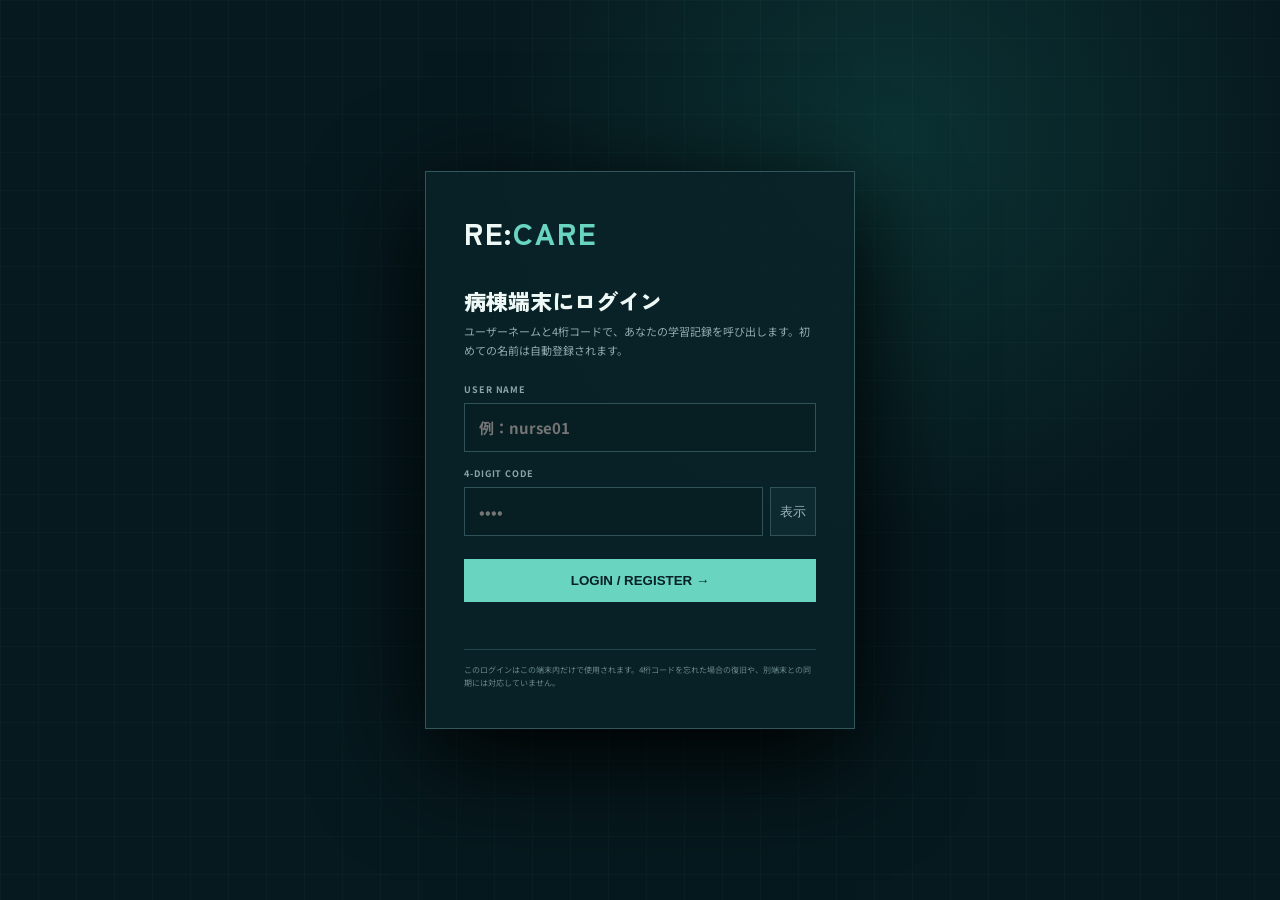
<file: index.html>
<!doctype html>
<html lang="ja">
<head>
  <meta charset="UTF-8">
  <meta name="viewport" content="width=device-width, initial-scale=1.0">
  <meta name="description" content="判断ミスが自分の症状として返ってくる、看護師国家試験対策ゲーム">
  <meta name="theme-color" content="#071b20">
  <link rel="manifest" href="manifest.webmanifest">
  <link rel="icon" href="icon.svg" type="image/svg+xml">
  <title>RE:CARE — 逆流病棟</title>
  <link rel="preconnect" href="https://fonts.googleapis.com">
  <link rel="preconnect" href="https://fonts.gstatic.com" crossorigin>
  <link href="https://fonts.googleapis.com/css2?family=Noto+Sans+JP:wght@400;500;600;700;800&family=Zen+Kaku+Gothic+New:wght@500;700;900&display=swap" rel="stylesheet">
  <link rel="stylesheet" href="style.css">
  <link rel="stylesheet" href="title-fix.css">
  <link rel="stylesheet" href="premium.css">
  <link rel="stylesheet" href="avatar-upgrade.css">
  <link rel="stylesheet" href="cinematic.css">
  <link rel="stylesheet" href="anatomy.css">
  <link rel="stylesheet" href="auth.css">
  <link rel="stylesheet" href="polish.css">
  <link rel="stylesheet" href="mypage.css">
</head>
<body>
  <div class="noise"></div>
  <section class="title-screen" id="titleScreen">
    <div class="title-grid"></div><div class="title-glow"></div>
    <header class="title-top"><span>RE:CARE PROJECT</span><span>PATHOLOGY LINK SYSTEM · 800 CASES</span></header>
    <div class="title-content">
      <div class="title-copy">
        <p class="title-kicker"><i></i> NURSING EXAM × SURVIVAL</p>
        <h1><span>RE:</span>CARE</h1><p class="title-jp">逆流病棟</p>
        <p class="title-lead">間違えた病態が、あなたの身体に疑似再現される。<br>知識で症状を見抜き、夜勤を生き抜け。</p>
        <div class="title-actions"><button class="start-btn" id="startGame"><small>NEW SHIFT</small>夜勤を開始する <b>→</b></button><button class="how-btn" id="howButton">遊び方</button></div>
        <div class="last-result" id="lastResult"><span>LAST RECORD</span><b>記録なし</b></div>
      </div>
      <div class="title-visual">
        <div class="orbit orbit-a"></div><div class="orbit orbit-b"></div>
        <svg class="title-body" viewBox="0 0 180 290" aria-hidden="true"><circle cx="90" cy="38" r="25"/><path d="M58 77 Q90 60 122 77 L132 166 Q113 181 90 181 Q67 181 48 166Z"/><path d="M58 82 Q42 88 35 111 L18 174 Q16 184 25 187 Q34 189 38 179 L59 124Z M122 82 Q138 88 145 111 L162 174 Q164 184 155 187 Q146 189 142 179 L121 124Z"/><path d="M60 165 Q74 174 88 177 L79 262 Q78 278 65 278 Q53 277 55 262Z M120 165 Q106 174 92 177 L101 262 Q102 278 115 278 Q127 277 125 262Z"/><path class="title-heart" d="M90 122 C75 107 65 129 90 150 C115 129 105 107 90 122Z"/></svg>
        <div class="title-diagnostic d1"><span>SpO₂</span><b>98%</b></div><div class="title-diagnostic d2"><span>PATHOLOGY LINK</span><b>READY</b></div><div class="title-diagnostic d3"><span>CASE POOL</span><b>800</b></div>
      </div>
    </div>
    <footer class="title-footer"><span>学習補助用 · 独自解説を含みます</span><span>v0.4 PROTOTYPE</span></footer>
    <div class="how-panel" id="howPanel" hidden><button id="howClose">×</button><p class="eyebrow">HOW TO PLAY</p><h2>夜勤を生き抜く</h2><ol><li><b>病態を判断</b><span>疾患・症状・緊急対応の四択問題に答えます。</span></li><li><b>誤答を疑似体験</b><span>間違えた病態がアバターに再現され、耐性が低下します。</span></li><li><b>知識で回復</b><span>3問連続正解すると病態リンクを解除できます。</span></li></ol><p>耐性が0になる前に、全20症例を完了してください。</p></div>
  </section>
  <main class="app-shell game-hidden" id="gameShell">
    <header class="topbar">
      <a class="brand" href="#" aria-label="RE:CARE ホーム">
        <span class="brand-mark">R</span>
        <span><strong>RE:CARE</strong><small>逆流病棟</small></span>
      </a>
      <div class="shift"><span class="pulse-dot"></span> NIGHT SHIFT <b>00:47</b></div>
      <button class="end-shift-btn" id="endShiftButton" type="button">夜勤を終了</button>
      <button class="icon-btn" id="soundButton" aria-label="サウンドをオンにする" title="サウンド">♪×</button>
    </header>

    <section class="status-strip">
      <div class="status-copy">
        <span class="eyebrow">SIMULATION LOAD</span>
        <div class="condition-line"><strong id="conditionText">安定</strong><span id="conditionDetail">異常所見なし</span></div>
      </div>
      <div class="vitals">
        <div><span>SpO₂</span><strong id="spo2">98</strong><small>%</small></div>
        <div><span>PULSE</span><strong id="pulse">72</strong><small>/min</small></div>
        <div><span>FOCUS</span><strong id="focus">100</strong><small>%</small></div>
      </div>
      <div class="health-wrap">
        <div><span>TOLERANCE</span><b id="healthValue">100</b></div>
        <div class="health-track"><i id="healthBar"></i></div>
      </div>
    </section>

    <div class="game-grid">
      <aside class="side-panel">
        <p class="eyebrow">CASE FILE</p>
        <div class="case-number"><span>CASE</span><strong id="caseNumber">01</strong><small id="caseTotal">/ 10</small></div>
        <div class="progress-track"><i id="progressBar"></i></div>
        <dl class="case-meta">
          <div><dt>領域</dt><dd id="category">成人看護</dd></div>
          <div><dt>形式</dt><dd id="type">一般問題</dd></div>
          <div><dt>難度</dt><dd id="difficulty">●●○</dd></div>
        </dl>
        <div class="streak-card">
          <span>STREAK</span>
          <strong><b id="streak">0</b> CASES</strong>
          <small>連続正解で回復 +3</small>
        </div>
        <button class="text-btn" id="resetButton">最初からやり直す ↻</button>
      </aside>

      <section class="question-panel" id="questionPanel">
        <div class="question-head">
          <span class="source-badge" id="sourceBadge">独自作成・疾患別演習</span>
          <span class="instruction">最も適切なものを1つ選択</span>
        </div>
        <div class="question-body">
          <p class="lead" id="scenario"></p>
          <h1 id="question"></h1>
          <div class="choices" id="choices"></div>
        </div>
        <div class="feedback" id="feedback" aria-live="polite">
          <div class="feedback-icon" id="feedbackIcon">!</div>
          <div>
            <p class="feedback-label" id="feedbackLabel"></p>
            <h2 id="feedbackTitle"></h2>
            <p id="feedbackText"></p>
            <div class="consequence" id="consequence"></div>
            <details id="detailBox">
              <summary>選択肢ごとの解説を見る</summary>
              <div id="choiceNotes"></div>
            </details>
            <button class="report-link" id="reportButton">解説の誤りを報告する</button>
          </div>
        </div>
        <footer class="action-row">
          <span><kbd>1</kbd>–<kbd>5</kbd> 選択　<kbd>Enter</kbd> 決定</span>
          <button class="primary-btn" id="submitButton" disabled>判断する <span>→</span></button>
          <button class="primary-btn next" id="nextButton" hidden>次の症例へ <span>→</span></button>
        </footer>
      </section>
      <aside class="self-panel">
        <div class="self-heading"><div><p class="eyebrow">PATHOLOGY LINK</p><h2>症状シミュレーター</h2></div><span id="avatarState">STABLE</span></div>
        <div class="avatar-stage" id="avatarStage">
          <div class="scan-line"></div>
          <svg class="avatar" viewBox="0 0 180 290" role="img" aria-label="プレイヤーの身体状態">
            <defs><linearGradient id="bodyFill" x1="0" y1="0" x2="1" y2="1"><stop offset="0" stop-color="#d8ebe6"/><stop offset="1" stop-color="#91bdb5"/></linearGradient></defs>
            <circle class="body-part head" cx="90" cy="38" r="25"/><g class="face"><path class="eye eye-left" d="M76 34 Q81 30 85 34"/><path class="eye eye-right" d="M95 34 Q100 30 104 34"/><path class="mouth" d="M80 50 Q90 43 100 50"/><path class="flush" d="M69 43 Q75 39 80 44 M101 44 Q107 39 112 43"/></g><g class="sweat"><path d="M116 24 C108 35 110 41 116 41 C122 41 124 35 116 24Z"/><path d="M65 31 C59 39 60 44 65 44 C70 44 71 39 65 31Z"/></g><path class="body-part torso" d="M58 77 Q90 60 122 77 L132 177 Q124 194 90 199 Q56 194 48 177Z"/>
            <path class="body-part arm" d="M58 82 Q42 88 35 111 L18 174 Q16 184 25 187 Q34 189 38 179 L59 124Z"/><path class="body-part arm" d="M122 82 Q138 88 145 111 L162 174 Q164 184 155 187 Q146 189 142 179 L121 124Z"/>
            <path class="body-part leg" d="M60 190 Q74 196 88 198 L79 262 Q78 278 65 278 Q53 277 55 262Z"/><path class="body-part leg" d="M120 190 Q106 196 92 198 L101 262 Q102 278 115 278 Q127 277 125 262Z"/>
            <path class="lung" d="M82 87 Q64 91 62 114 Q61 135 78 143 Q85 139 85 122 L85 94Z"/><path class="lung" d="M98 87 Q116 91 118 114 Q119 135 102 143 Q95 139 95 122 L95 94Z"/><path class="heart" d="M91 116 C83 108 74 119 79 130 Q83 138 91 145 Q99 137 104 129 Q110 116 100 112 Q95 111 91 116Z"/>
            <g class="anatomy-organs">
              <path class="organ brain" d="M72 31 Q72 17 86 16 Q96 12 106 20 Q113 27 107 39 Q101 45 91 43 Q81 47 74 40Z"/>
              <path class="organ airway" d="M87 61 L93 61 L95 94 L85 94Z"/>
              <path class="organ kidney kidney-left" d="M66 151 C57 153 57 166 63 171 C70 176 77 167 75 157 C73 153 70 151 66 151Z"/>
              <path class="organ kidney kidney-right" d="M114 151 C123 153 123 166 117 171 C110 176 103 167 105 157 C107 153 110 151 114 151Z"/>
              <path class="organ ureter" d="M70 168 C72 178 78 181 84 187 M110 168 C108 178 102 181 96 187"/>
              <path class="organ liver" d="M56 140 Q75 134 98 142 Q99 151 94 158 Q73 163 57 155Z"/>
              <path class="organ stomach" d="M103 143 C114 141 120 148 116 156 C112 164 118 169 109 174 C99 176 96 166 101 158 C105 153 105 148 103 143Z"/>
              <path class="organ intestine colon" d="M69 166 Q90 160 111 166 L111 194 Q90 202 69 194Z"/>
              <path class="organ intestine intestine-loop" d="M78 171 C91 165 104 171 101 179 C98 185 78 176 77 184 C76 192 97 194 103 186"/>
              <path class="organ bladder" d="M82 184 Q90 179 98 184 Q101 194 96 199 Q90 204 84 199 Q79 194 82 184Z"/>
              <path class="organ pelvis-guide" d="M70 181 Q90 205 110 181"/>
              <circle class="organ joint joint-ls" cx="49" cy="91" r="5"/><circle class="organ joint joint-rs" cx="131" cy="91" r="5"/><path class="organ joint knee joint-lk" d="M59 224 Q68 219 77 224 Q68 230 59 224Z"/><path class="organ joint knee joint-rk" d="M103 224 Q112 219 121 224 Q112 230 103 224Z"/>
            </g>
            <circle class="pain-point foot" cx="67" cy="269" r="9"/><circle class="pain-point shoulder" cx="127" cy="88" r="9"/>
            <g class="sick-marks"><circle cx="74" cy="106" r="5"/><circle cx="111" cy="155" r="7"/><circle cx="70" cy="205" r="4"/></g><g class="pain-burst"><path d="M45 254 l-10 -8 m12 16 l-13 4 m20 2 l-5 12"/><path d="M137 70 l8 -10 m-2 18 l13 -2 m-17 12 l10 8"/></g>
          </svg>
          <div class="breath breath-one"></div><div class="breath breath-two"></div><div class="ecg-line"><i></i><span>ECG</span></div>
          <div class="avatar-callout" id="avatarCallout"><b>正常</b><span>症状はありません</span></div>
          <div class="body-alert head-alert">意識低下</div><div class="body-alert chest-alert">呼吸・循環異常</div><div class="body-alert limb-alert">疼痛・運動障害</div>
        </div>
        <div class="symptom-chips" id="symptomChips"><span class="empty-chip">状態異常なし</span></div>
        <div class="record-head"><p class="eyebrow">CARE RECORD</p><span id="recordCount">0件</span></div>
        <div class="record-log" id="recordLog"><p class="empty-record">判断すると、選んだ発言と身体に起きたことがここに記録されます。</p></div>
      </aside>
    </div>
  </main>

  <div class="result-modal" id="resultModal" hidden>
    <div class="result-card" id="resultCard">
      <p class="eyebrow" id="resultEyebrow">SHIFT COMPLETE</p>
      <h2 id="resultTitle">夜勤終了</h2>
      <div class="score-ring"><strong id="finalScore">0</strong><span>/ <b id="finalTotal">15</b></span></div>
      <p id="resultMessage"></p>
      <div class="result-stats"><span>最終体調 <b id="finalHealth">100</b></span><span>要復習 <b id="reviewCount">0</b></span></div>
      <div class="result-actions"><button class="secondary-btn" id="resultHomeButton">タイトルへ戻る</button><button class="secondary-btn" id="reviewButton">間違いだけ復習</button><button class="primary-btn" id="retryButton">もう一度挑戦 →</button></div>
    </div>
  </div>

  <div class="report-modal" id="reportModal" hidden><form class="report-card" id="reportForm"><button type="button" class="report-close" id="reportClose">×</button><p class="eyebrow">REPORT AN ERROR</p><h2>解説の誤りを報告</h2><p class="report-question" id="reportQuestion"></p><label>問題の種類<select id="reportType"><option>正答が違う</option><option>解説が不正確</option><option>情報が古い</option><option>誤字・表示崩れ</option><option>その他</option></select></label><label>詳しい内容<textarea id="reportMessage" required minlength="5" rows="5" placeholder="どの部分が、なぜ間違っていると思うか教えてください"></textarea></label><label>返信先メール（任意）<input id="reportReply" type="email"></label><p class="report-note">問題番号・回答・解説も自動で含まれます。</p><button class="primary-btn" type="submit">報告を送る →</button><p class="report-status" id="reportStatus"></p></form></div>

  <footer class="legal-note">学習補助用｜問題・解説は独自作成で、医療専門職による監修前の内容を含みます。実際の診療判断には使用しないでください。</footer>
  <script src="config.js"></script>
  <script src="questions.js"></script>
  <script src="disease-pack.js"></script>
  <script src="expanded-disease-pack.js"></script>
  <script src="expanded-disease-pack-2.js"></script>
  <script src="mega-disease-pack.js"></script>
  <script src="original-only.js"></script>
  <script src="category-normalizer.js"></script>
  <script src="balanced-question-pack.js"></script>
  <script src="question-quality.js"></script>
  <script src="app.js"></script>
  <script src="improvements.js"></script>
  <script src="cloud-config.js"></script>
  <script src="cloud-sync.js"></script>
  <script src="auth.js"></script>
  <script src="premium.js"></script>
  <script src="avatar-upgrade.js"></script>
  <script src="damage-model.js"></script>
  <script src="anatomy.js"></script>
  <script src="polish.js"></script>
  <script src="mypage.js"></script>
  <script src="admin-play.js"></script>
  <script src="shift-navigation.js"></script>
</body>
</html>
</file>
<file: style.css>
:root{--ink:#102a30;--muted:#698086;--paper:#f4f6f2;--card:#fff;--teal:#0c817d;--mint:#69d5c1;--line:#dce5e1;--danger:#d94b4b;--warn:#d98a32;--shadow:0 22px 70px rgba(22,50,55,.12)}
.game-hidden{display:none}.title-screen{position:relative;min-height:100vh;overflow:hidden;background:#071b20;color:#edf9f5;padding:0 clamp(24px,5vw,72px);display:flex;flex-direction:column}.title-grid{position:absolute;inset:0;opacity:.14;background-image:linear-gradient(rgba(105,213,193,.22) 1px,transparent 1px),linear-gradient(90deg,rgba(105,213,193,.22) 1px,transparent 1px);background-size:42px 42px;mask-image:linear-gradient(90deg,#000,transparent 80%)}.title-glow{position:absolute;width:620px;height:620px;border-radius:50%;right:-80px;top:10%;background:radial-gradient(circle,rgba(65,218,190,.16),transparent 68%)}.title-top,.title-footer{position:relative;z-index:2;display:flex;justify-content:space-between;padding:25px 0;color:#78979b;font:700 9px monospace;letter-spacing:.18em}.title-top{border-bottom:1px solid #1c3a3f}.title-footer{margin-top:auto;border-top:1px solid #1c3a3f}.title-content{position:relative;z-index:2;flex:1;display:grid;grid-template-columns:1.05fr .95fr;align-items:center;max-width:1180px;width:100%;margin:auto}.title-kicker{font:700 10px monospace;letter-spacing:.2em;color:var(--mint)}.title-kicker i{display:inline-block;width:28px;height:1px;background:var(--mint);vertical-align:middle;margin-right:9px}.title-copy h1{font:900 clamp(70px,10vw,138px)/.8 "Zen Kaku Gothic New";letter-spacing:-.08em;margin:30px 0 0}.title-copy h1 span{color:var(--mint)}.title-jp{font:700 clamp(18px,2vw,25px) "Zen Kaku Gothic New";letter-spacing:.5em;margin:24px 0}.title-lead{color:#9fb7b9;font-size:13px;line-height:2}.title-actions{display:flex;gap:10px;margin-top:36px}.start-btn{min-width:290px;padding:15px 20px;border:0;background:var(--mint);color:#09272a;text-align:left;font:800 14px inherit;cursor:pointer;box-shadow:0 0 30px rgba(105,213,193,.18);transition:.2s}.start-btn:hover{transform:translateY(-2px);box-shadow:0 0 38px rgba(105,213,193,.38)}.start-btn small{display:block;font:700 8px monospace;letter-spacing:.2em;margin-bottom:4px}.start-btn b{float:right;font-size:20px}.how-btn{border:1px solid #355158;background:transparent;color:#bdd0d0;padding:0 24px;font-weight:700;cursor:pointer}.how-btn:hover{border-color:var(--mint);color:var(--mint)}.last-result{display:flex;gap:15px;margin-top:22px;font:9px monospace;color:#5f7f83}.last-result b{color:#91abae}.title-visual{height:600px;position:relative;display:grid;place-items:center}.title-body{height:430px;overflow:visible;filter:drop-shadow(0 0 28px rgba(105,213,193,.2));animation:titleFloat 5s ease-in-out infinite}.title-body>circle,.title-body>path{fill:rgba(105,213,193,.13);stroke:#69d5c1;stroke-width:1}.title-body .title-heart{fill:#db4f59;stroke:#ff8188;animation:heartbeat .9s infinite;transform-origin:90px 135px;filter:drop-shadow(0 0 8px #e33c4b)}.orbit{position:absolute;border:1px solid rgba(105,213,193,.19);border-radius:50%;animation:orbitSpin 18s linear infinite}.orbit-a{width:430px;height:430px}.orbit-b{width:520px;height:280px;transform:rotate(60deg);animation-direction:reverse}.title-diagnostic{position:absolute;border-left:2px solid var(--mint);padding:8px 12px;background:rgba(9,37,40,.78);backdrop-filter:blur(4px);font:8px monospace;color:#739397}.title-diagnostic b{display:block;color:#d8f4ec;font-size:17px;margin-top:3px}.d1{left:8%;top:28%}.d2{right:1%;top:43%}.d3{left:15%;bottom:22%}.how-panel{position:absolute;z-index:5;left:50%;top:50%;transform:translate(-50%,-50%);width:min(480px,calc(100% - 32px));background:#f7faf8;color:var(--ink);padding:38px;box-shadow:0 35px 100px #000}.how-panel[hidden]{display:none}.how-panel>button{position:absolute;right:15px;top:12px;border:0;background:none;font-size:25px}.how-panel h2{font:900 25px "Zen Kaku Gothic New"}.how-panel ol{padding:0;list-style:none}.how-panel li{display:grid;grid-template-columns:120px 1fr;gap:12px;padding:14px 0;border-bottom:1px solid var(--line);font-size:11px}.how-panel li span{color:var(--muted);line-height:1.6}.how-panel>p:last-child{font-size:11px;color:var(--danger);font-weight:700}@keyframes titleFloat{50%{transform:translateY(-12px)}}@keyframes orbitSpin{to{transform:rotate(360deg)}}
@media(max-width:760px){.title-content{grid-template-columns:1fr;padding:50px 0}.title-copy h1{font-size:72px}.title-visual{height:330px;grid-row:1}.title-body{height:260px}.orbit-a{width:280px;height:280px}.orbit-b{width:320px;height:190px}.title-actions{flex-direction:column}.start-btn{min-width:0;width:100%}.how-btn{padding:15px}.title-top span:last-child,.d3{display:none}.title-lead br{display:none}}
*{box-sizing:border-box}html{background:#e9efec}body{margin:0;color:var(--ink);font-family:"Noto Sans JP",sans-serif;background:radial-gradient(circle at 80% 0,#d9efea 0,transparent 34%),linear-gradient(135deg,#edf1ee,#f7f4ed);min-height:100vh}.noise{position:fixed;inset:0;pointer-events:none;opacity:.035;background-image:url("data:image/svg+xml,%3Csvg viewBox='0 0 180 180' xmlns='http://www.w3.org/2000/svg'%3E%3Cfilter id='n'%3E%3CfeTurbulence type='fractalNoise' baseFrequency='.8' numOctaves='4' stitchTiles='stitch'/%3E%3C/filter%3E%3Crect width='100%25' height='100%25' filter='url(%23n)'/%3E%3C/svg%3E")}.app-shell{width:min(1240px,calc(100% - 40px));margin:24px auto;background:var(--paper);border:1px solid rgba(255,255,255,.8);box-shadow:var(--shadow);min-height:calc(100vh - 48px);position:relative;overflow:hidden}.topbar{height:76px;display:flex;align-items:center;padding:0 28px;border-bottom:1px solid var(--line);background:rgba(255,255,255,.64)}.brand{display:flex;align-items:center;gap:11px;text-decoration:none;color:var(--ink)}.brand-mark{display:grid;place-items:center;width:40px;height:40px;background:var(--ink);color:#fff;font-family:"Zen Kaku Gothic New";font-size:23px;font-weight:900;clip-path:polygon(12% 0,100% 0,88% 100%,0 100%)}.brand strong,.brand small{display:block}.brand strong{font:800 16px/1 "Zen Kaku Gothic New";letter-spacing:.14em}.brand small{font-size:10px;margin-top:5px;letter-spacing:.24em;color:var(--muted)}.shift{margin:auto;font-size:11px;letter-spacing:.14em;color:var(--muted)}.shift b{color:var(--ink);margin-left:8px}.pulse-dot{display:inline-block;width:7px;height:7px;margin-right:8px;border-radius:50%;background:var(--mint);box-shadow:0 0 0 5px rgba(105,213,193,.18);animation:pulse 2s infinite}.icon-btn{border:1px solid var(--line);background:#fff;width:38px;height:38px;border-radius:50%;color:var(--teal);font-size:20px}.status-strip{display:grid;grid-template-columns:1.1fr 1fr 1.2fr;align-items:center;padding:20px 32px;background:var(--ink);color:#fff;gap:35px}.eyebrow{margin:0 0 7px;font-size:10px;letter-spacing:.22em;font-weight:800;color:var(--teal)}.status-strip .eyebrow{color:var(--mint)}.condition-line{display:flex;align-items:baseline;gap:12px}.condition-line strong{font-size:22px}.condition-line span{font-size:11px;color:#a9bdc0}.vitals{display:flex;gap:30px}.vitals div{border-left:1px solid #355157;padding-left:16px}.vitals span,.vitals strong,.vitals small{display:inline}.vitals span{display:block;font-size:9px;letter-spacing:.12em;color:#83a0a5}.vitals strong{font-size:22px;margin-right:2px}.vitals small{font-size:9px;color:#83a0a5}.health-wrap>div:first-child{display:flex;justify-content:space-between;font-size:10px;letter-spacing:.12em}.health-wrap b{color:var(--mint)}.health-track,.progress-track{height:5px;background:#29464b;margin-top:9px;overflow:hidden}.health-track i,.progress-track i{display:block;width:100%;height:100%;background:var(--mint);transition:width .5s,background .4s}.game-grid{display:grid;grid-template-columns:245px 1fr;min-height:650px}.side-panel{padding:38px 28px;border-right:1px solid var(--line);background:#eef2ef}.case-number{display:flex;align-items:baseline}.case-number span{writing-mode:vertical-rl;font-size:9px;letter-spacing:.15em;margin-right:5px;color:var(--muted)}.case-number strong{font:900 54px/1 "Zen Kaku Gothic New"}.case-number small{font-weight:700;color:#90a1a3}.progress-track{background:#d7e1dd;margin:17px 0 30px}.progress-track i{width:10%;background:var(--teal)}.case-meta{margin:0}.case-meta div{padding:15px 0;border-bottom:1px solid var(--line)}.case-meta dt{font-size:10px;color:var(--muted);margin-bottom:4px}.case-meta dd{margin:0;font-size:13px;font-weight:700}.streak-card{margin-top:30px;padding:18px;background:var(--ink);color:#fff}.streak-card span,.streak-card small{display:block;font-size:9px;color:#91aaae;letter-spacing:.13em}.streak-card strong{display:block;margin:7px 0}.streak-card strong b{font-size:28px;color:var(--mint)}.text-btn{border:0;background:transparent;color:var(--muted);font-size:11px;margin-top:25px;cursor:pointer}.question-panel{display:flex;flex-direction:column;background:rgba(255,255,255,.8);position:relative}.question-head{display:flex;justify-content:space-between;padding:24px 42px;border-bottom:1px solid var(--line)}.source-badge{font-size:11px;font-weight:700;color:var(--teal);background:#e0f3ef;padding:6px 10px}.instruction{font-size:10px;color:var(--muted);letter-spacing:.08em}.question-body{padding:42px clamp(28px,6vw,78px) 20px}.lead{color:var(--teal);font-size:12px;font-weight:700;letter-spacing:.06em;margin:0 0 12px}.question-body h1{font:700 clamp(20px,2.2vw,29px)/1.55 "Zen Kaku Gothic New";margin:0 0 30px;max-width:780px}.choices{display:grid;gap:11px}.choice{display:flex;align-items:center;width:100%;border:1px solid var(--line);background:#fff;padding:15px 18px;text-align:left;color:var(--ink);font:500 14px/1.5 inherit;cursor:pointer;transition:.18s}.choice:hover{border-color:#8fbdb5;transform:translateX(3px)}.choice.selected{border-color:var(--teal);box-shadow:inset 4px 0 var(--teal);background:#f1fbf8}.choice.correct{border-color:var(--teal);background:#e8f7f3}.choice.wrong{border-color:var(--danger);background:#fff0f0}.choice:disabled{cursor:default;transform:none}.choice-index{display:grid;place-items:center;width:28px;height:28px;border:1px solid var(--line);margin-right:14px;font-weight:800;font-size:11px}.selected .choice-index{background:var(--teal);color:#fff;border-color:var(--teal)}.feedback{display:none;grid-template-columns:42px 1fr;gap:15px;margin:5px clamp(28px,6vw,78px) 25px;padding:20px;border-left:3px solid var(--danger);background:#fff3f2}.feedback.show{display:grid;animation:rise .3s ease}.feedback.correct-feedback{border-color:var(--teal);background:#edf8f5}.feedback-icon{display:grid;place-items:center;width:34px;height:34px;border-radius:50%;background:var(--danger);color:#fff;font-weight:900}.correct-feedback .feedback-icon{background:var(--teal)}.feedback-label{font-size:9px;font-weight:800;letter-spacing:.18em;color:var(--danger);margin:0 0 3px}.correct-feedback .feedback-label{color:var(--teal)}.feedback h2{font-size:17px;margin:0 0 7px}.feedback p{font-size:12px;line-height:1.75;margin:0;color:#4e6468}.consequence{margin-top:12px;padding:10px 12px;background:rgba(217,75,75,.08);font-size:11px;font-weight:700}.correct-feedback .consequence{background:rgba(12,129,125,.08)}details{margin-top:12px;font-size:11px}summary{cursor:pointer;color:var(--teal);font-weight:700}#choiceNotes p{margin-top:7px}.action-row{margin-top:auto;min-height:82px;border-top:1px solid var(--line);display:flex;align-items:center;justify-content:flex-end;gap:22px;padding:18px 42px}.action-row>span{margin-right:auto;font-size:10px;color:var(--muted)}kbd{border:1px solid #ccd8d4;background:#fff;padding:2px 5px;box-shadow:0 1px 0 #bbc8c4}.primary-btn{border:0;background:var(--ink);color:#fff;padding:14px 19px;font-weight:700;cursor:pointer;min-width:155px}.primary-btn:hover{background:var(--teal)}.primary-btn:disabled{opacity:.35;cursor:not-allowed}.primary-btn span{float:right;margin-left:28px}.result-modal{position:fixed;inset:0;background:rgba(9,31,35,.72);display:grid;place-items:center;z-index:10;backdrop-filter:blur(8px)}.result-modal[hidden]{display:none}.result-card{background:#fff;width:min(440px,calc(100% - 36px));padding:42px;text-align:center;box-shadow:var(--shadow)}.result-card h2{font:900 34px "Zen Kaku Gothic New";margin:5px}.score-ring{width:150px;height:150px;border:8px solid #dcebe7;border-top-color:var(--teal);border-radius:50%;display:flex;align-items:baseline;justify-content:center;padding-top:42px;margin:25px auto}.score-ring strong{font-size:48px}.score-ring span{color:var(--muted)}.result-card>p{font-size:13px;color:var(--muted)}.result-stats{display:flex;justify-content:center;gap:30px;margin:25px 0;font-size:12px}.result-stats b{display:block;font-size:20px;color:var(--teal)}
body.critical .app-shell{animation:critical 1.4s infinite}body.hypoxia .question-panel{filter:saturate(.75)}body.blur .question-body{animation:softBlur 4s infinite}@keyframes pulse{50%{opacity:.35}}@keyframes rise{from{opacity:0;transform:translateY(8px)}}@keyframes critical{50%{box-shadow:0 22px 80px rgba(217,75,75,.28)}}@keyframes softBlur{50%{filter:blur(.35px)}}
@media(max-width:760px){.app-shell{width:100%;margin:0;min-height:100vh}.topbar{height:64px}.shift{display:none}.status-strip{grid-template-columns:1fr 1fr;padding:16px 20px}.vitals{display:none}.game-grid{grid-template-columns:1fr}.side-panel{padding:18px 22px;border-right:0;border-bottom:1px solid var(--line);display:grid;grid-template-columns:1fr 1fr;gap:12px}.side-panel>.eyebrow,.case-meta,.text-btn{display:none}.case-number strong{font-size:38px}.progress-track{margin:9px 0}.streak-card{margin:0;padding:11px}.question-head{padding:18px 22px}.instruction{display:none}.question-body{padding:28px 22px 16px}.feedback{margin:5px 22px 18px}.action-row{padding:15px 22px}.action-row>span{display:none}.primary-btn{width:100%}}
@media(prefers-reduced-motion:reduce){*{animation:none!important;transition:none!important}}

/* Self monitor and care record */
.game-grid{grid-template-columns:220px minmax(460px,1fr) 270px}.side-panel{padding-left:24px;padding-right:24px}.self-panel{border-left:1px solid var(--line);background:#f7faf8;padding:26px 20px;min-width:0}.self-heading{display:flex;align-items:start;justify-content:space-between}.self-heading h2{font:800 16px "Zen Kaku Gothic New";margin:0}.self-heading>span{font-size:8px;letter-spacing:.12em;color:var(--teal);border:1px solid #b9d9d2;padding:5px 7px}.avatar-stage{height:285px;margin:17px 0 12px;position:relative;display:grid;place-items:center;overflow:hidden;background:linear-gradient(rgba(12,129,125,.035) 1px,transparent 1px),linear-gradient(90deg,rgba(12,129,125,.035) 1px,transparent 1px),radial-gradient(circle,#fff,#eaf1ee);background-size:18px 18px,18px 18px,auto;border:1px solid var(--line)}.scan-line{position:absolute;z-index:2;left:0;right:0;height:1px;background:linear-gradient(90deg,transparent,var(--mint),transparent);box-shadow:0 0 8px var(--mint);animation:scan 4s linear infinite}.avatar{height:258px;overflow:visible}.body-part{fill:url(#bodyFill);stroke:#5b8d84;stroke-width:1.5;transition:.5s}.lung{fill:rgba(255,255,255,.36);stroke:#78a69e}.heart{fill:#d96a68;animation:heartbeat 1.2s infinite;transform-origin:90px 138px}.pain-point{fill:#eb5858;opacity:0;filter:drop-shadow(0 0 6px #f33838)}.avatar-callout{position:absolute;right:9px;top:12px;text-align:right}.avatar-callout b,.avatar-callout span{display:block}.avatar-callout b{font-size:10px;color:var(--teal)}.avatar-callout span{font-size:8px;color:var(--muted);max-width:88px}.symptom-chips{display:flex;gap:5px;flex-wrap:wrap;min-height:25px}.symptom-chips span{font-size:9px;padding:5px 7px;background:#fee8e6;color:#b43d3d;border:1px solid #f3c3bf}.symptom-chips .empty-chip{background:#e8f4f0;color:var(--teal);border-color:#cae3dc}.record-head{display:flex;justify-content:space-between;align-items:center;margin-top:22px;border-bottom:1px solid var(--line);padding-bottom:8px}.record-head p{margin:0}.record-head span{font-size:9px;color:var(--muted)}.record-log{height:184px;overflow:auto;padding-right:5px;scrollbar-width:thin}.empty-record{font-size:10px;color:#92a3a5;line-height:1.7}.record-item{padding:11px 0;border-bottom:1px solid var(--line);animation:rise .25s ease}.record-item small{display:block;font-size:8px;letter-spacing:.1em;color:var(--muted)}.record-item p{font-size:10px;line-height:1.55;margin:4px 0}.record-item p:before{content:"「"}.record-item p:after{content:"」"}.record-item b{display:block;font-size:9px;color:var(--teal)}.record-item.wrong-record b{color:var(--danger)}.avatar-stage.hypoxia-avatar .body-part{fill:#99b7c8;filter:drop-shadow(0 0 5px rgba(64,126,160,.35))}.avatar-stage.hypoxia-avatar .lung{fill:#7194aa;animation:lungs 1.8s infinite}.avatar-stage.arrhythmia-avatar .heart{animation:heartbeat .34s infinite;fill:#e83d4d}.avatar-stage.joint-avatar .foot,.avatar-stage.nerve-avatar .shoulder{opacity:1;animation:pain 1s infinite}.avatar-stage.weak-avatar .avatar{transform:translateY(4px) rotate(1deg)}.avatar-stage.tremor-avatar .avatar{animation:tremor .16s infinite}.avatar-stage.blur-avatar .head{filter:drop-shadow(0 0 7px #d98a32)}
@keyframes scan{from{top:4%}to{top:96%}}@keyframes heartbeat{50%{transform:scale(1.13)}}@keyframes lungs{50%{opacity:.38}}@keyframes pain{50%{opacity:.25}}@keyframes tremor{25%{transform:translateX(-1px)}75%{transform:translateX(1px)}}
@media(max-width:1040px) and (min-width:761px){.game-grid{grid-template-columns:210px 1fr}.self-panel{grid-column:1/-1;border-left:0;border-top:1px solid var(--line);display:grid;grid-template-columns:220px 1fr;gap:0 22px}.self-heading,.avatar-stage,.symptom-chips{grid-column:1}.record-head,.record-log{grid-column:2}.record-head{grid-row:1;margin-top:0}.record-log{grid-row:2/4;height:285px}.avatar-stage{height:235px}.avatar{height:215px}}
@media(max-width:760px){.game-grid{grid-template-columns:1fr}.self-panel{display:block;padding:24px 22px;border-left:0;border-top:1px solid var(--line)}.avatar-stage{height:270px}.avatar{height:245px}.record-log{height:190px}}
.body-alert{display:none;position:absolute;padding:4px 7px;background:#d83243;color:#fff;font-size:8px;font-weight:800;box-shadow:0 0 14px rgba(216,50,67,.55);animation:alertBlink .8s infinite}.head-alert{left:7px;top:42px}.chest-alert{right:5px;top:112px}.limb-alert{left:6px;bottom:28px}.avatar-stage.show-head .head-alert,.avatar-stage.show-chest .chest-alert,.avatar-stage.show-limb .limb-alert{display:block}.avatar-stage.severe{background-color:#f9e6e4;border-color:#df7777}.avatar-stage.severe .body-part{stroke:#c83445;stroke-width:2.5}.avatar-stage.severe:after{content:"CRITICAL";position:absolute;left:8px;top:8px;color:#d83243;font:900 10px monospace;letter-spacing:.16em}.avatar-stage.dead-avatar{background:#241e24}.avatar-stage.dead-avatar .avatar{filter:grayscale(1);opacity:.48;transform:rotate(5deg) translateY(12px)}.avatar-stage.dead-avatar .heart{animation:none;fill:#5f555c}.avatar-stage.dead-avatar .scan-line{display:none}.danger-flash{animation:dangerFlash .45s 3}.result-card.death{border-top:8px solid var(--danger)}.result-card.death .score-ring{border-color:#ead5d5;border-top-color:var(--danger)}.result-card.death h2{color:var(--danger)}@keyframes alertBlink{50%{opacity:.32}}@keyframes dangerFlash{50%{background:#f5cdcd}}
.face path{fill:none;stroke:#315a58;stroke-width:2;stroke-linecap:round}.flush{opacity:0;stroke:#d85b64!important;stroke-width:4!important}.sweat{fill:#68b9cf;opacity:0}.sick-marks{fill:#8f6d9e;opacity:0}.pain-burst{fill:none;stroke:#ed344e;stroke-width:3;stroke-linecap:round;opacity:0}.breath{display:none;position:absolute;width:24px;height:13px;border-radius:50%;border:2px solid #91c9d5;right:44px;top:68px;opacity:.65;animation:breathOut 1.5s infinite}.breath-two{animation-delay:.5s}.ecg-line{display:none;position:absolute;left:7px;right:7px;bottom:7px;height:25px;background:rgba(7,37,41,.84);overflow:hidden}.ecg-line i{position:absolute;left:-30%;top:5px;width:160%;height:17px;border-top:2px solid #61e7c5;clip-path:polygon(0 45%,18% 45%,20% 0,22% 100%,24% 45%,100% 45%);animation:ecgMove 1s linear infinite}.ecg-line span{position:absolute;right:3px;top:2px;color:#75d9c4;font:7px monospace}.avatar-stage.severe .sweat,.avatar-stage.show-head .sweat,.avatar-stage.show-chest .sweat,.avatar-stage.show-limb .sweat{opacity:1;animation:sweatDrop 1.2s infinite}.avatar-stage.severe .flush{opacity:.75}.avatar-stage.severe .mouth{stroke-width:4;transform:translateY(3px)}.avatar-stage.hypoxia-avatar .mouth{stroke:#3858a0;stroke-width:4}.avatar-stage.hypoxia-avatar .breath{display:block}.avatar-stage.hypoxia-avatar .sick-marks,.avatar-stage.blur-avatar .sick-marks{opacity:.7}.avatar-stage.joint-avatar .pain-burst,.avatar-stage.nerve-avatar .pain-burst{opacity:1;animation:burst .55s infinite}.avatar-stage.arrhythmia-avatar .ecg-line{display:block}.avatar-stage.arrhythmia-avatar .torso{filter:drop-shadow(0 0 9px rgba(220,30,55,.7))}.avatar-stage.weak-avatar .arm{transform-origin:center;transform:rotate(5deg)}.avatar-stage.dead-avatar .eye{stroke-width:3}.avatar-stage.dead-avatar .mouth{stroke-width:3}.avatar-stage.dead-avatar .sweat,.avatar-stage.dead-avatar .breath{display:none}.avatar-stage.dead-avatar .sick-marks{opacity:.4}@keyframes breathOut{from{transform:translate(0,0) scale(.4);opacity:.8}to{transform:translate(28px,-12px) scale(1.4);opacity:0}}@keyframes ecgMove{to{transform:translateX(25%)}}@keyframes burst{50%{opacity:.25;transform:scale(1.1)}}@keyframes sweatDrop{50%{transform:translateY(4px);opacity:.45}}
.report-link{margin-top:14px;border:0;border-bottom:1px solid #c7d4d1;background:transparent;padding:3px 0;color:var(--muted);font:600 10px inherit;cursor:pointer}.report-link:hover{color:var(--danger)}.report-modal{position:fixed;inset:0;z-index:20;display:grid;place-items:center;background:rgba(9,31,35,.72);backdrop-filter:blur(8px)}.report-modal[hidden]{display:none}.report-card{position:relative;width:min(520px,calc(100% - 32px));background:#fff;padding:35px;box-shadow:var(--shadow)}.report-card h2{font:800 24px "Zen Kaku Gothic New";margin:4px 0}.report-close{position:absolute;right:18px;top:15px;border:0;background:none;font-size:25px;color:var(--muted)}.report-question{font-size:11px;color:var(--teal);background:#edf7f4;padding:9px}.report-card label{display:block;margin-top:14px;font-size:11px;font-weight:700}.report-card select,.report-card textarea,.report-card input{display:block;width:100%;margin-top:7px;padding:11px;border:1px solid var(--line);background:#fafcfb;font:12px inherit}.report-note,.report-status{font-size:9px;color:var(--muted)}.report-status{color:var(--teal);font-weight:700}.result-actions{display:flex;gap:8px}.result-actions button{flex:1}.secondary-btn{border:1px solid var(--line);background:#fff;color:var(--ink);padding:13px 12px;font-weight:700;cursor:pointer}.secondary-btn:hover{border-color:var(--teal);color:var(--teal)}.legal-note{width:min(1240px,calc(100% - 40px));margin:-18px auto 24px;font-size:9px;color:#718488;text-align:center}.legal-note a{color:var(--teal);margin-left:12px}.icon-btn{font-size:11px;font-weight:800;cursor:pointer}.icon-btn.sound-on{background:var(--teal);color:#fff;border-color:var(--teal)}@media(max-width:760px){.legal-note{width:calc(100% - 28px);margin:12px auto}.result-actions{flex-direction:column}}
</file>
<file: title-fix.css>
.game-hidden,.title-screen[hidden]{display:none!important}.title-screen:not([hidden])~.legal-note{display:none}
.title-screen{position:relative;min-height:100vh;overflow:hidden;background:#071b20!important;color:#edf9f5;padding:0 clamp(24px,5vw,72px);display:flex;flex-direction:column;font-family:"Noto Sans JP",sans-serif}.title-grid{position:absolute;inset:0;opacity:.14;background-image:linear-gradient(rgba(105,213,193,.22) 1px,transparent 1px),linear-gradient(90deg,rgba(105,213,193,.22) 1px,transparent 1px);background-size:42px 42px;mask-image:linear-gradient(90deg,#000,transparent 80%)}.title-glow{position:absolute;width:620px;height:620px;border-radius:50%;right:-80px;top:10%;background:radial-gradient(circle,rgba(65,218,190,.16),transparent 68%)}
.title-top,.title-footer{position:relative;z-index:2;display:flex;justify-content:space-between;padding:25px 0;color:#78979b;font:700 9px monospace;letter-spacing:.18em}.title-top{border-bottom:1px solid #1c3a3f}.title-footer{margin-top:auto;border-top:1px solid #1c3a3f}.title-content{position:relative;z-index:2;flex:1;display:grid;grid-template-columns:1.05fr .95fr;align-items:center;max-width:1180px;width:100%;margin:auto}.title-kicker{font:700 10px monospace;letter-spacing:.2em;color:#69d5c1}.title-kicker i{display:inline-block;width:28px;height:1px;background:#69d5c1;vertical-align:middle;margin-right:9px}.title-copy h1{font:900 clamp(70px,10vw,138px)/.8 "Zen Kaku Gothic New","Noto Sans JP",sans-serif;letter-spacing:-.08em;margin:30px 0 0;color:#edf9f5}.title-copy h1 span{color:#69d5c1}.title-jp{font:700 clamp(18px,2vw,25px) "Zen Kaku Gothic New","Noto Sans JP",sans-serif;letter-spacing:.35em;margin:24px 0;color:#edf9f5}.title-lead{color:#9fb7b9;font-size:13px;line-height:2}.title-actions{display:flex;gap:10px;margin-top:36px}.start-btn{min-width:290px;padding:15px 20px;border:0;background:#69d5c1;color:#09272a;text-align:left;font:800 14px "Noto Sans JP",sans-serif;cursor:pointer;box-shadow:0 0 30px rgba(105,213,193,.18);transition:.2s}.start-btn:hover{transform:translateY(-2px);box-shadow:0 0 38px rgba(105,213,193,.38)}.start-btn small{display:block;font:700 8px monospace;letter-spacing:.2em;margin-bottom:4px}.start-btn b{float:right;font-size:20px}.how-btn{border:1px solid #355158;background:transparent;color:#bdd0d0;padding:0 24px;font-weight:700;cursor:pointer}.how-btn:hover{border-color:#69d5c1;color:#69d5c1}.last-result{display:flex;gap:15px;margin-top:22px;font:9px monospace;color:#5f7f83}.last-result b{color:#91abae}
.title-visual{height:600px;position:relative;display:grid;place-items:center}.title-body{height:430px;width:auto;overflow:visible;filter:drop-shadow(0 0 28px rgba(105,213,193,.2));animation:titleFloat 5s ease-in-out infinite}.title-body>circle,.title-body>path{fill:rgba(105,213,193,.13)!important;stroke:#69d5c1!important;stroke-width:1}.title-body .title-heart{fill:#db4f59!important;stroke:#ff8188!important;animation:titleHeartbeat .9s infinite;transform-origin:90px 135px;filter:drop-shadow(0 0 8px #e33c4b)}.orbit{position:absolute;border:1px solid rgba(105,213,193,.19);border-radius:50%;animation:orbitSpin 18s linear infinite}.orbit-a{width:430px;height:430px}.orbit-b{width:520px;height:280px;transform:rotate(60deg);animation-direction:reverse}.title-diagnostic{position:absolute;border-left:2px solid #69d5c1;padding:8px 12px;background:rgba(9,37,40,.78);backdrop-filter:blur(4px);font:8px monospace;color:#739397}.title-diagnostic b{display:block;color:#d8f4ec;font-size:17px;margin-top:3px}.d1{left:8%;top:28%}.d2{right:1%;top:43%}.d3{left:15%;bottom:22%}
.how-panel{position:absolute;z-index:5;left:50%;top:50%;transform:translate(-50%,-50%);width:min(480px,calc(100% - 32px));background:#f7faf8;color:#102a30;padding:38px;box-shadow:0 35px 100px #000}.how-panel[hidden]{display:none}.how-panel>button{position:absolute;right:15px;top:12px;border:0;background:none;font-size:25px}.how-panel h2{font:900 25px "Zen Kaku Gothic New","Noto Sans JP",sans-serif}.how-panel ol{padding:0;list-style:none}.how-panel li{display:grid;grid-template-columns:120px 1fr;gap:12px;padding:14px 0;border-bottom:1px solid #dce5e1;font-size:11px}.how-panel li span{color:#698086;line-height:1.6}.how-panel>p:last-child{font-size:11px;color:#d94b4b;font-weight:700}
@keyframes titleFloat{50%{transform:translateY(-12px)}}@keyframes orbitSpin{to{transform:rotate(360deg)}}@keyframes titleHeartbeat{50%{transform:scale(1.13)}}
@media(max-width:760px){.title-content{grid-template-columns:1fr;padding:36px 0}.title-copy h1{font-size:72px}.title-visual{height:310px;grid-row:1}.title-body{height:245px}.orbit-a{width:270px;height:270px}.orbit-b{width:310px;height:180px}.title-actions{flex-direction:column}.start-btn{min-width:0;width:100%}.how-btn{padding:15px}.title-top span:last-child,.d3{display:none}.title-lead br{display:none}}
</file>
<file: premium.css>
.premium-setup{display:grid;grid-template-columns:repeat(3,1fr);gap:8px;margin-top:25px}.mode-card{border:1px solid #27474c;background:rgba(8,36,40,.7);color:#9eb7ba;padding:12px;text-align:left;cursor:pointer;transition:.2s}.mode-card:hover,.mode-card.active{border-color:#69d5c1;background:rgba(105,213,193,.1);color:#e8faf5}.mode-card b,.mode-card small{display:block}.mode-card b{font-size:12px}.mode-card small{font-size:8px;margin-top:4px;color:#668b8d}.mode-card.active small{color:#91c8be}.category-picker{display:flex;align-items:center;justify-content:space-between;margin-top:8px;border:1px solid #27474c;padding:9px 12px;color:#77979a;font:8px monospace;letter-spacing:.12em}.category-picker select{max-width:190px;border:0;background:#0c292d;color:#d8eeea;padding:6px 8px;font:10px "Noto Sans JP"}.premium-player{display:flex;align-items:center;gap:11px;margin-left:auto;margin-right:14px}.level-orb{width:36px;height:36px;display:grid;place-items:center;border-radius:50%;border:2px solid var(--mint);font:800 10px monospace;color:var(--teal);background:#fff}.xp-copy{font-size:8px;color:var(--muted);min-width:105px}.xp-copy b{display:block;font-size: Inherit;color:var(--ink);margin-bottom:4px}.xp-track{width:105px;height:3px;background:#dbe4e1}.xp-track i{display:block;height:100%;background:var(--teal);transition:width .5s}.bookmark-btn{border:1px solid var(--line);lsolid);background:#fff;color:var(--muted);padding:6px 10px;font-size:15px;cursor:pointer}.bookmark-btn.saved{background:#fff1ca;border-color:#e0b853;color:#b87c00}.mastery-tag{font-size:8px;padding:5px 8px;border:1px solid #b9d9d2;color:var(--teal);letter-spacing:.08em}.premium-toast{position:fixed;z-index:50;right:24px;bottom:24px;max-width:320px;padding:15px 18px;background:#102a30;color:#fff;box-shadow:0 15px 45px rgba(0,0,0,.25);border-left:3px solid var(--mint);animation:toastIn .3s ease}.premium-toast b,.premium-toast span{display:block}.premium-toast b{font-size:11px;color:var(--mint)}.premium-toast span{font-size:10px;margin-top:4px;color:#bdd0d0}.analytics{margin:18px 0;text-align:left}.analytics h3{font-size:11px;letter-spacing:.08em}.analytic-row{display:grid;grid-template-columns:105px 1fr 30px;gap:8px;align-items:center;margin:8px 0;font-size:9px}.analytic-bar{height:6px;background:#e3ebe8}.analytic-bar i{display:block;height:100%;background:linear-gradient(90deg,var(--teal),var(--mint))}.title-metrics{display:flex;gap:8px;margin-top:16px}.title-metric{min-width:95px;border-left:1px solid #315056;padding:5px 10px}.title-metric span,.title-metric b{display:block}.title-metric span{font:7px monospace;color:#64878a;letter-spacing:.1em}.title-metric b{font:700 14px monospace;color:#c9e6e0;margin-top:4px}.install-btn{position:absolute;z-index:4;right:72px;bottom:22px;border:1px solid #315056;background:transparent;color:#8eadaf;padding:8px 12px;font:8px monospace;cursor:pointer}.install-btn:hover{border-color:#69d5c1;color:#69d5c1}.daily-badge{color:#e2b75c!important;border-color:#705f36!important}.question-panel.mastered:before{content:"MASTERED";position:absolute;right:0;top:74px;padding:4px 9px;background:#0c817d;color:#fff;font:7px monospace;letter-spacing:.12em;z-index:2}@keyframes toastIn{from{opacity:0;transform:translateY(12px)}}
@media(max-width:900px){.premium-player{display:none}.premium-setup{grid-template-columns:1fr}.mode-card{padding:9px}.category-picker{align-items:flex-start;gap:8px;flex-direction:column}.category-picker select{max-width:none;width:100%}.install-btn{right:24px}.title-metrics{flex-wrap:wrap}}
</file>
<file: avatar-upgrade.css>
.avatar-stage{min-height:330px;height:auto;padding:44px 8px 34px;background:radial-gradient(circle at 50% 42%,#fff 0,#eaf2ef 65%,#dfe9e5 100%)}
.avatar-stage .avatar{height:270px}.clinical-overlay{position:absolute;inset:0;z-index:3;pointer-events:none}.organ-marker{position:absolute;display:none;align-items:center;gap:5px;padding:5px 7px;border:1px solid currentColor;background:rgba(255,255,255,.94);color:#bc3444;font:700 8px/1.25 "Noto Sans JP";box-shadow:0 5px 16px rgba(21,45,48,.13);animation:markerPulse 1.15s infinite}.organ-marker:before{content:"";width:7px;height:7px;border-radius:50%;background:currentColor;box-shadow:0 0 0 4px rgba(211,53,69,.13)}.zone-head{left:4px;top:55px}.zone-chest{right:4px;top:110px}.zone-abdomen{right:3px;top:184px}.zone-limb{left:3px;bottom:43px}.avatar-stage.zone-head .zone-head,.avatar-stage.zone-chest .zone-chest,.avatar-stage.zone-abdomen .zone-abdomen,.avatar-stage.zone-limb .zone-limb{display:flex}.avatar-stage.skin-jaundice .body-part{fill:#e8c86f}.avatar-stage.skin-rash .body-part{fill:#e9a3a0;stroke:#c54d59}.avatar-stage.skin-pale .body-part{fill:#dce5e5}.avatar-stage.zone-abdomen .torso{filter:drop-shadow(0 0 9px rgba(218,137,47,.65))}.avatar-stage.zone-head .head{filter:drop-shadow(0 0 9px rgba(139,92,178,.7))}.avatar-stage.zone-limb .arm,.avatar-stage.zone-limb .leg{filter:drop-shadow(0 0 7px rgba(214,58,76,.55))}.clinical-card{margin:10px 0 13px;border:1px solid #d9e3df;background:#fff}.clinical-card-head{display:flex;align-items:center;justify-content:space-between;padding:9px 10px;background:#102e33;color:#fff}.clinical-card-head b{font-size:10px}.severity-pill{padding:3px 6px;background:#d74752;font:800 7px monospace;letter-spacing:.09em}.clinical-list{display:grid;gap:0;margin:0;padding:0;list-style:none}.clinical-list li{display:grid;grid-template-columns:23px 1fr;gap:7px;padding:8px 10px;border-top:1px solid #e5ece9;font-size:9px;line-height:1.45}.clinical-list i{display:grid;place-items:center;width:20px;height:20px;border-radius:50%;background:#fff0ef;color:#c63d49;font:normal 800 10px monospace}.clinical-list b,.clinical-list span{display:block}.clinical-list span{color:#62777a;margin-top:2px}.clinical-note{padding:8px 10px;background:#f1f7f5;color:#567073;font-size:8px;line-height:1.55}.mobile-symptom-dock{display:none}.avatar-stage.symptomatic .mouth{d:path("M80 51 Q90 58 100 51")}.avatar-stage.symptomatic .sweat{opacity:1}.avatar-stage.skin-rash .sick-marks{opacity:.9;fill:#b92f45}.avatar-stage.zone-head .eye{transform:translateY(2px)}
@keyframes markerPulse{50%{transform:scale(1.04);box-shadow:0 5px 20px rgba(211,53,69,.27)}}
@media(max-width:760px){.self-panel{padding:18px 16px}.self-heading{position:sticky;top:0;z-index:5;background:#f7faf8;padding:8px 0}.avatar-stage{min-height:380px;margin-top:8px}.avatar-stage .avatar{height:330px}.avatar-callout{top:12px;right:10px;max-width:145px;background:rgba(255,255,255,.9);padding:6px;text-align:left}.avatar-callout span{max-width:135px;font-size:10px;line-height:1.45}.organ-marker{font-size:9px;padding:6px 8px}.zone-head{top:72px}.zone-chest{top:155px}.zone-abdomen{top:235px}.clinical-list li{font-size:11px;padding:10px 12px}.clinical-note{font-size:10px}.mobile-symptom-dock{position:fixed;display:none;z-index:19;left:10px;right:10px;bottom:10px;border:0;border-left:4px solid #ee5360;background:#102e33;color:#fff;padding:11px 42px 11px 12px;text-align:left;box-shadow:0 12px 35px rgba(0,0,0,.32);font:700 11px/1.4 "Noto Sans JP"}.mobile-symptom-dock.show{display:block;animation:dockIn .28s ease}.mobile-symptom-dock small{display:block;margin-top:2px;color:#b9d1d0;font-size:9px;font-weight:500}.mobile-symptom-dock:after{content:"身体図を見る ↑";position:absolute;right:9px;top:50%;transform:translateY(-50%);color:#68ddc5;font-size:8px;writing-mode:vertical-rl}@keyframes dockIn{from{opacity:0;transform:translateY(20px)}}}
.avatar-stage{min-height:410px;padding:20px 5px 32px;background:radial-gradient(ellipse at 50% 42%,rgba(33,91,92,.18),transparent 48%),linear-gradient(180deg,#071d22,#0d3034 72%,#07191d);border-color:#28545a;box-shadow:inset 0 0 45px rgba(0,0,0,.45)}
.avatar-stage .avatar{display:none}.cgi-patient{position:relative;z-index:1;height:375px;max-width:92%;object-fit:contain;filter:drop-shadow(0 18px 15px rgba(0,0,0,.48));transition:filter .35s,transform .35s,opacity .35s}.avatar-stage.symptomatic .cgi-patient{filter:saturate(.72) contrast(1.09) drop-shadow(0 0 12px rgba(225,58,72,.42));animation:patientBreath 1.7s ease-in-out infinite}.avatar-stage.zone-head .cgi-patient{filter:hue-rotate(-8deg) saturate(.58) contrast(1.12) drop-shadow(0 0 13px rgba(130,87,190,.65))}.avatar-stage.zone-chest .cgi-patient{filter:saturate(.62) contrast(1.13) drop-shadow(0 0 15px rgba(225,48,64,.68))}.avatar-stage.skin-jaundice .cgi-patient{filter:sepia(.3) saturate(.78) hue-rotate(350deg) drop-shadow(0 0 14px rgba(227,178,62,.55))}.avatar-stage.skin-rash .cgi-patient{filter:saturate(.9) sepia(.12) drop-shadow(0 0 15px rgba(221,52,71,.7))}.avatar-stage.severe .cgi-patient{animation:patientCritical .42s infinite}.avatar-stage.dead-avatar .cgi-patient{filter:grayscale(1) brightness(.46);opacity:.65;transform:translateY(13px) rotate(2deg)}
.clinical-overlay{z-index:4}.organ-marker{background:rgba(7,27,31,.92);color:#ff6875;border-color:rgba(255,104,117,.7);box-shadow:0 0 18px rgba(255,55,75,.35)}.avatar-callout{z-index:5;padding:8px;background:rgba(5,23,27,.85);border-left:2px solid #65ddc4;text-align:left}.avatar-callout b{color:#7af1d6;font-size:11px}.avatar-callout span{color:#d1dfdf;line-height:1.45}.scan-line{z-index:3}
.damage-impact{position:fixed;z-index:80;inset:0;display:grid;place-items:center;pointer-events:none;background:radial-gradient(circle,transparent 25%,rgba(90,0,10,.67));animation:impactFade 1.25s forwards}.damage-impact-core{min-width:min(430px,88vw);padding:23px 27px;background:rgba(5,17,21,.94);border:1px solid #ff5363;border-left:7px solid #ff354b;color:#fff;box-shadow:0 0 75px rgba(238,40,61,.58);animation:impactHit .36s cubic-bezier(.2,.9,.25,1)}.damage-impact header{display:flex;justify-content:space-between;align-items:center;color:#ff6674;font:800 9px monospace;letter-spacing:.18em}.damage-impact strong{display:block;margin:8px 0 4px;font:900 clamp(28px,7vw,48px)/1 "Zen Kaku Gothic New"}.damage-impact strong em{font-style:normal;color:#ff5363}.damage-impact p{margin:9px 0 0;color:#b9cccc;font-size:11px}.vital-delta{display:flex;gap:8px;margin-top:15px}.vital-delta span{flex:1;padding:7px;background:#102b30;color:#cbdcdb;font:700 9px monospace}.vital-delta b{color:#ff6674;margin-left:4px}.status-strip.vital-alarm{animation:vitalAlarm .45s 3}
@keyframes patientBreath{50%{transform:translateY(3px) scale(.995)}}@keyframes patientCritical{25%{transform:translateX(-2px)}75%{transform:translateX(2px)}}@keyframes impactHit{from{opacity:0;transform:scale(1.16)}to{opacity:1;transform:scale(1)}}@keyframes impactFade{70%{opacity:1}to{opacity:0}}@keyframes vitalAlarm{50%{background:#571922}}
@media(max-width:760px){.avatar-stage{min-height:530px}.cgi-patient{height:490px;max-width:100%}.damage-impact-core{padding:18px}.damage-impact strong{font-size:31px}.vital-delta{flex-wrap:wrap}.vital-delta span{min-width:42%}.organ-marker{font-size:10px}.zone-head{top:92px}.zone-chest{top:205px}.zone-abdomen{top:310px}.zone-limb{bottom:67px}}
</file>
<file: cinematic.css>
.avatar-stage{min-height:410px;padding:20px 5px 32px;background:radial-gradient(ellipse at 50% 42%,rgba(33,91,92,.18),transparent 48%),linear-gradient(180deg,#071d22,#0d3034 72%,#07191d);border-color:#28545a;box-shadow:inset 0 0 45px rgba(0,0,0,.45)}
.avatar-stage .avatar{display:none}.cgi-patient{position:relative;z-index:1;height:375px;max-width:92%;object-fit:contain;filter:drop-shadow(0 18px 15px rgba(0,0,0,.48));transition:filter .35s,transform .35s,opacity .35s}.avatar-stage.symptomatic .cgi-patient{filter:saturate(.72) contrast(1.09) drop-shadow(0 0 12px rgba(225,58,72,.42));animation:patientBreath 1.7s ease-in-out infinite}.avatar-stage.zone-head .cgi-patient{filter:hue-rotate(-8deg) saturate(.58) contrast(1.12) drop-shadow(0 0 13px rgba(130,87,190,.65))}.avatar-stage.zone-chest .cgi-patient{filter:saturate(.62) contrast(1.13) drop-shadow(0 0 15px rgba(225,48,64,.68))}.avatar-stage.skin-jaundice .cgi-patient{filter:sepia(.3) saturate(.78) hue-rotate(350deg) drop-shadow(0 0 14px rgba(227,178,62,.55))}.avatar-stage.skin-rash .cgi-patient{filter:saturate(.9) sepia(.12) drop-shadow(0 0 15px rgba(221,52,71,.7))}.avatar-stage.severe .cgi-patient{animation:patientCritical .42s infinite}.avatar-stage.dead-avatar .cgi-patient{filter:grayscale(1) brightness(.46);opacity:.65;transform:translateY(13px) rotate(2deg)}
.clinical-overlay{z-index:4}.organ-marker{background:rgba(7,27,31,.92);color:#ff6875;border-color:rgba(255,104,117,.7);box-shadow:0 0 18px rgba(255,55,75,.35)}.avatar-callout{z-index:5;padding:8px;background:rgba(5,23,27,.85);border-left:2px solid #65ddc4;text-align:left}.avatar-callout b{color:#7af1d6;font-size:11px}.avatar-callout span{color:#d1dfdf;line-height:1.45}.scan-line{z-index:3}
.damage-impact{position:fixed;z-index:80;inset:0;display:grid;place-items:center;pointer-events:none;background:radial-gradient(circle,transparent 25%,rgba(90,0,10,.67));animation:impactFade 1.25s forwards}.damage-impact-core{min-width:min(430px,88vw);padding:23px 27px;background:rgba(5,17,21,.94);border:1px solid #ff5363;border-left:7px solid #ff354b;color:#fff;box-shadow:0 0 75px rgba(238,40,61,.58);animation:impactHit .36s cubic-bezier(.2,.9,.25,1)}.damage-impact header{display:flex;justify-content:space-between;align-items:center;color:#ff6674;font:800 9px monospace;letter-spacing:.18em}.damage-impact strong{display:block;margin:8px 0 4px;font:900 clamp(28px,7vw,48px)/1 "Zen Kaku Gothic New"}.damage-impact strong em{font-style:normal;color:#ff5363}.damage-impact p{margin:9px 0 0;color:#b9cccc;font-size:11px}.vital-delta{display:flex;gap:8px;margin-top:15px}.vital-delta span{flex:1;padding:7px;background:#102b30;color:#cbdcdb;font:700 9px monospace}.vital-delta b{color:#ff6674;margin-left:4px}.status-strip.vital-alarm{animation:vitalAlarm .45s 3}
@keyframes patientBreath{50%{transform:translateY(3px) scale(.995)}}@keyframes patientCritical{25%{transform:translateX(-2px)}75%{transform:translateX(2px)}}@keyframes impactHit{from{opacity:0;transform:scale(1.16)}to{opacity:1;transform:scale(1)}}@keyframes impactFade{70%{opacity:1}to{opacity:0}}@keyframes vitalAlarm{50%{background:#571922}}
@media(max-width:760px){.avatar-stage{min-height:530px}.cgi-patient{height:490px;max-width:100%}.damage-impact-core{padding:18px}.damage-impact strong{font-size:31px}.vital-delta{flex-wrap:wrap}.vital-delta span{min-width:42%}.organ-marker{font-size:10px}.zone-head{top:92px}.zone-chest{top:205px}.zone-abdomen{top:310px}.zone-limb{bottom:67px}}
</file>
<file: anatomy.css>
.cgi-patient{display:none!important}.avatar-stage .avatar{display:block!important;height:375px;position:relative;z-index:2;filter:drop-shadow(0 15px 18px rgba(0,0,0,.38))}.avatar-stage .body-part{fill:rgba(111,177,171,.22);stroke:#74c7ba;stroke-width:1.3}.anatomy-organs .organ{fill:rgba(112,175,166,.25);stroke:#8ed8cc;stroke-width:1;transition:.25s}.anatomy-organs .brain{fill:rgba(143,111,181,.42)}.anatomy-organs .airway{fill:rgba(113,191,211,.42)}.avatar-stage .lung{fill:rgba(105,175,192,.32);stroke:#87cad4}.avatar-stage .heart{fill:#a94a58;stroke:#ef7582}.anatomy-organs .liver{fill:rgba(143,89,62,.5)}.anatomy-organs .stomach{fill:rgba(204,140,96,.42)}.anatomy-organs .kidney{fill:rgba(155,91,75,.48)}.anatomy-organs .intestine{fill:rgba(190,140,106,.34)}.anatomy-organs .bladder{fill:rgba(103,153,190,.45)}.anatomy-organs .joint{fill:rgba(126,191,180,.4)}
.avatar-stage[class*="affected-"] .organ,.avatar-stage[class*="affected-"] .lung,.avatar-stage[class*="affected-"] .heart{opacity:.2}.avatar-stage.affected-brain .brain,.avatar-stage.affected-airway .airway,.avatar-stage.affected-lungs .lung,.avatar-stage.affected-heart .heart,.avatar-stage.affected-liver .liver,.avatar-stage.affected-stomach .stomach,.avatar-stage.affected-kidneys .kidney,.avatar-stage.affected-intestine .intestine,.avatar-stage.affected-bladder .bladder,.avatar-stage.affected-joints .joint{opacity:1;fill:#ed3049;stroke:#fff;stroke-width:2.2;filter:drop-shadow(0 0 8px #ff2e) drop-shadow(0 0 15px #ef);animation:organEmergency .62s infinite}.avatar-stage.affected-systemic .body-part{fill:rgba(226,45,66,.45);stroke:#ff6a78;animation:organEmergency .7s infinite}.avatar-stage.affected-blood .heart,.avatar-stage.affected-blood .liver{opacity:1;fill:#e52740;stroke:#fff;filter:drop-shadow(0 0 10px #e52740);animation:organEmergency .62s infinite}
.anatomy-status{position:absolute;z-index:6;left:8px;right:8px;bottom:7px;display:flex;gap:5px;flex-wrap:wrap}.anatomy-status span{padding:5px 7px;border:1px solid #31555a;background:rgba(4,22,26,.9);color:#7fa1a4;font:700 7px monospace;letter-spacing:.08em}.anatomy-status span.active{border-color:#ff5363;background:#5f1420;color:#fff;box-shadow:0 0 13px rgba(255,50,70,.48)}.anatomy-caption{position:absolute;z-index:6;left:9px;top:9px;padding:6px 8px;background:rgba(4,22,26,.9);color:#8dd8ca;font:800 8px monospace;letter-spacing:.12em}.avatar-stage[class*="affected-"] .anatomy-caption{color:#ff6875}
@keyframes organEmergency{50%{opacity:.38;filter:drop-shadow(0 0 2px #ff203d)}}
@media(max-width:760px){.avatar-stage .avatar{height:480px}.avatar-stage{min-height:535px}.anatomy-status span{font-size:8px;padding:6px 8px}}
.anatomy-organs .intestine-loop{fill:none;stroke-width:1.4}.anatomy-organs .colon{fill:rgba(190,140,106,.16);stroke-width:1.5}.anatomy-organs .liver{stroke:#d39a75;stroke-width:1.25}.anatomy-organs .stomach{stroke:#efbd8d;stroke-width:1.25}.anatomy-organs .kidney{opacity:.78}.anatomy-organs .ureter{fill:none;stroke:#78b9d0;stroke-width:1}.anatomy-organs .pelvis-guide{fill:none;stroke:rgba(142,216,204,.65);stroke-width:1}.anatomy-organs .knee{fill:rgba(126,191,180,.18);stroke-width:1.2}
</file>
<file: auth.css>
.auth-gate{position:fixed;z-index:200;inset:0;display:grid;place-items:center;padding:20px;background:radial-gradient(circle at 70% 15%,rgba(37,164,145,.18),transparent 34%),#06191e;color:#eef9f6}.auth-gate[hidden]{display:none}.auth-grid{position:absolute;inset:0;opacity:.12;background-image:linear-gradient(rgba(105,213,193,.28) 1px,transparent 1px),linear-gradient(90deg,rgba(105,213,193,.28) 1px,transparent 1px);background-size:38px 38px}.auth-card{position:relative;width:min(430px,100%);padding:38px;background:rgba(9,35,40,.94);border:1px solid #31565b;box-shadow:0 30px 100px #000}.auth-brand{font:900 30px "Zen Kaku Gothic New";letter-spacing:.06em}.auth-brand span{color:#69d5c1}.auth-card h1{margin:30px 0 6px;font:800 22px "Zen Kaku Gothic New"}.auth-lead{margin:0 0 24px;color:#91aaad;font-size:11px;line-height:1.7}.auth-card label{display:block;margin:15px 0 0;color:#8ba5a7;font-size:9px;font-weight:700;letter-spacing:.1em}.auth-card input{display:block;width:100%;margin-top:7px;padding:13px 14px;border:1px solid #315158;outline:0;background:#071e23;color:#fff;font:700 15px "Noto Sans JP"}.auth-card input:focus{border-color:#69d5c1;box-shadow:0 0 0 3px rgba(105,213,193,.1)}.pin-wrap{display:grid;grid-template-columns:1fr auto;gap:7px}.pin-wrap button{margin-top:7px;width:46px;border:1px solid #315158;background:#0d2a30;color:#9db6b8;cursor:pointer}.auth-submit{width:100%;margin-top:23px;padding:14px;border:0;background:#69d5c1;color:#062126;font-weight:900;cursor:pointer}.auth-submit:disabled{opacity:.5}.auth-message{min-height:17px;margin:10px 0 0;color:#ff7784;font-size:10px}.auth-note{margin:20px 0 0;padding-top:14px;border-top:1px solid #24454a;color:#68888b;font-size:8px;line-height:1.6}.account-chip{display:flex;align-items:center;gap:7px;margin-right:9px;padding:6px 9px;border:1px solid var(--line);background:#fff;color:var(--ink);font-size:9px}.account-chip i{display:grid;place-items:center;width:22px;height:22px;border-radius:50%;background:var(--teal);color:#fff;font-style:normal;font-weight:900}.account-chip button{border:0;background:none;color:var(--muted);font-size:8px;cursor:pointer}.welcome-user{margin-top:13px;color:#91b1b1;font:700 9px monospace}.welcome-user b{color:#69d5c1}@media(max-width:760px){.auth-card{padding:28px 22px}.account-chip{margin-left:auto}.account-chip span{display:none}.premium-player{display:none}}
</file>
<file: polish.css>
:root{--ease:cubic-bezier(.2,.8,.2,1)}html{scroll-behavior:smooth}.bookmark-btn{border:1px solid var(--line);background:#fff}.topbar{backdrop-filter:blur(16px);position:relative;z-index:8}.choice{position:relative;overflow:hidden;transition:transform .2s var(--ease),border-color .2s,box-shadow .2s}.choice:after{content:"";position:absolute;inset:0;background:linear-gradient(90deg,transparent,rgba(105,213,193,.12),transparent);transform:translateX(-110%)}.choice:hover:after{transform:translateX(110%);transition:transform .55s}.choice:focus-visible,.primary-btn:focus-visible,.mode-card:focus-visible,.auth-card input:focus-visible{outline:3px solid rgba(105,213,193,.48);outline-offset:2px}.choice.correct{box-shadow:inset 5px 0 var(--teal),0 8px 25px rgba(12,129,125,.1)}.choice.wrong{box-shadow:inset 5px 0 var(--danger),0 8px 25px rgba(217,75,75,.1)}.sync-state{display:inline-flex;align-items:center;gap:5px;margin-left:5px;padding:3px 6px;border-radius:10px;background:#e8f4f0;color:#16766f;font:700 7px monospace;white-space:nowrap}.sync-state:before{content:"";width:5px;height:5px;border-radius:50%;background:#29b99f}.sync-state.syncing:before{animation:syncPulse .7s infinite}.sync-state.error{background:#fff0ef;color:#bd3644}.sync-state.error:before,.sync-state.offline:before{background:#d94b4b}.sync-state.offline{background:#f4f1e8;color:#8b7440}.network-toast{position:fixed;z-index:190;left:50%;top:14px;transform:translateX(-50%);padding:9px 14px;background:#102c31;color:#fff;border:1px solid #31535a;box-shadow:0 12px 35px rgba(0,0,0,.24);font-size:10px;animation:networkIn .3s var(--ease)}.mobile-anatomy-jump{display:none}.question-panel{isolation:isolate}.feedback.show{box-shadow:0 14px 35px rgba(25,54,58,.08)}.clinical-card{box-shadow:0 10px 28px rgba(17,47,51,.07)}.anatomy-status span.active{animation:activeChip 1.1s infinite}.status-strip{transition:background .3s}.premium-toast{border-radius:2px;backdrop-filter:blur(10px)}
@keyframes syncPulse{50%{opacity:.25;transform:scale(.7)}}@keyframes networkIn{from{opacity:0;transform:translate(-50%,-10px)}}@keyframes activeChip{50%{border-color:#ff8993}}@media(prefers-reduced-motion:reduce){*,*:before,*:after{animation-duration:.01ms!important;animation-iteration-count:1!important;scroll-behavior:auto!important;transition-duration:.01ms!important}}
@media(max-width:760px){body{padding-bottom:68px}.topbar{position:sticky;top:0}.brand small{display:none}.account-chip{padding:5px}.account-chip button{font-size:0}.account-chip button:after{content:"退出";font-size:8px}.sync-state{position:fixed;top:69px;right:8px;z-index:15;box-shadow:0 5px 15px rgba(0,0,0,.12)}.mobile-anatomy-jump{position:fixed;z-index:18;display:flex;align-items:center;gap:8px;right:12px;bottom:12px;border:1px solid #417176;background:rgba(7,31,36,.94);color:#fff;padding:10px 12px;box-shadow:0 12px 32px rgba(0,0,0,.3);font:800 9px "Noto Sans JP";backdrop-filter:blur(10px)}.mobile-anatomy-jump b{display:grid;place-items:center;width:20px;height:20px;border-radius:50%;background:#e43d50;color:#fff}.mobile-anatomy-jump.has-symptom{border-color:#ff5363;animation:activeChip 1s infinite}.mobile-symptom-dock.show~.mobile-anatomy-jump{bottom:78px}.question-body h1{font-size:21px}.choice{padding:16px 14px}.choice-index{flex:0 0 30px}.feedback{padding:17px}.action-row{position:sticky;bottom:0;z-index:7;background:rgba(255,255,255,.94);backdrop-filter:blur(12px)}}
.end-shift-btn{margin-left:auto;margin-right:10px;border:1px solid #d8a3a8;background:#fff7f7;color:#a92e3b;padding:9px 12px;font:800 9px "Noto Sans JP";cursor:pointer}.end-shift-btn:hover{background:#a92e3b;color:#fff}.result-actions{display:flex;flex-wrap:wrap;justify-content:center;gap:8px}.result-actions button{margin:0!important}
@media(max-width:760px){.end-shift-btn{margin-left:auto;padding:8px;font-size:8px}.result-actions{display:grid}.result-actions button{width:100%}}
</file>
<file: mypage.css>
.account-chip{cursor:pointer;border-radius:0}.account-chip small{font:700 7px monospace;color:var(--teal)}.account-chip:hover{border-color:var(--teal);box-shadow:0 5px 18px rgba(12,129,125,.12)}.mypage{position:fixed;z-index:160;inset:0;display:grid;place-items:center;padding:20px;background:rgba(4,20,24,.78);backdrop-filter:blur(12px)}.mypage[hidden]{display:none}.mypage-shell{width:min(920px,100%);height:min(720px,calc(100vh - 40px));display:grid;grid-template-columns:210px 1fr;background:#f7faf8;box-shadow:0 35px 110px rgba(0,0,0,.48);overflow:hidden}.mypage-side{position:relative;padding:28px 20px;background:#09262b;color:#fff}.mypage-side h2{margin:0;font:900 21px "Zen Kaku Gothic New";letter-spacing:.08em}.mypage-identity{margin:30px 0 25px}.mypage-avatar{display:grid;place-items:center;width:62px;height:62px;border-radius:50%;background:#69d5c1;color:#09262b;font-size:25px;font-weight:900}.mypage-identity b,.mypage-identity small{display:block}.mypage-identity b{margin-top:12px;font-size:13px}.mypage-identity small{margin-top:4px;color:#719398;font:8px monospace}.mypage-nav{display:grid;gap:5px}.mypage-nav button{border:0;border-left:2px solid transparent;background:transparent;color:#819fa2;padding:11px;text-align:left;font:700 10px "Noto Sans JP";cursor:pointer}.mypage-nav button.active{border-color:#69d5c1;background:rgba(105,213,193,.1);color:#fff}.mypage-logout{position:absolute;left:20px;right:20px;bottom:22px;border:1px solid #315157;background:transparent;color:#9bb2b4;padding:10px;font-size:9px;cursor:pointer}.mypage-main{position:relative;padding:38px;overflow:auto}.mypage-close{position:absolute;right:22px;top:17px;border:0;background:none;color:#718487;font-size:27px;cursor:pointer}.mypage-panel[hidden]{display:none}.mypage-kicker{margin:0;color:var(--teal);font:800 9px monospace;letter-spacing:.17em}.mypage-panel h3{margin:7px 0 25px;font:800 27px "Zen Kaku Gothic New"}.profile-metrics{display:grid;grid-template-columns:repeat(4,1fr);gap:9px}.profile-metric{padding:16px;border:1px solid var(--line);background:#fff}.profile-metric span,.profile-metric b{display:block}.profile-metric span{color:#819497;font:7px monospace;letter-spacing:.1em}.profile-metric b{margin-top:7px;font:800 22px monospace;color:#163d41}.category-summary{margin-top:25px}.category-summary h4{font-size:11px}.category-score{display:grid;grid-template-columns:105px 1fr 36px;gap:9px;align-items:center;margin:10px 0;font-size:9px}.category-score div{height:7px;background:#dfe9e6}.category-score i{display:block;height:100%;background:linear-gradient(90deg,#0c817d,#69d5c1)}.history-toolbar{display:flex;justify-content:space-between;align-items:center;margin-bottom:12px}.history-toolbar span{font-size:9px;color:var(--muted)}.history-list{display:grid;gap:8px}.history-entry{display:grid;grid-template-columns:40px 1fr auto;gap:10px;padding:13px;background:#fff;border:1px solid var(--line);border-left:3px solid var(--danger)}.history-entry.ok{border-left-color:var(--teal)}.history-entry>i{display:grid;place-items:center;width:29px;height:29px;border-radius:50%;background:#fff0ef;color:var(--danger);font-style:normal;font-weight:900}.history-entry.ok>i{background:#e8f5f1;color:var(--teal)}.history-entry b,.history-entry small{display:block}.history-entry b{font-size:10px;line-height:1.5}.history-entry small{margin-top:4px;color:var(--muted);font-size:8px}.history-entry time{font:7px monospace;color:#849699}.history-empty{padding:40px;text-align:center;color:var(--muted);font-size:11px}.account-form{max-width:460px}.account-form label{display:block;margin-top:16px;font-size:10px;font-weight:700}.account-form input{display:block;width:100%;margin-top:7px;padding:12px;border:1px solid var(--line);background:#fff;font:12px inherit}.account-form button{margin-top:18px}.account-status{min-height:18px;color:var(--teal);font-size:9px}.danger-zone{max-width:460px;margin-top:34px;padding:19px;border:1px solid #edc6c8;background:#fff8f7}.danger-zone h4{margin:0;color:var(--danger)}.danger-zone p{font-size:9px;color:var(--muted);line-height:1.6}.danger-zone button{border:1px solid var(--danger);background:#fff;color:var(--danger);padding:10px 13px;font-weight:700;cursor:pointer}.delete-confirm{margin-top:12px}.delete-confirm[hidden]{display:none}
@media(max-width:700px){.mypage{padding:0}.mypage-shell{height:100vh;grid-template-columns:1fr;grid-template-rows:auto 1fr}.mypage-side{padding:15px 16px}.mypage-side h2{font-size:16px}.mypage-identity{display:flex;align-items:center;gap:9px;margin:11px 0}.mypage-avatar{width:37px;height:37px;font-size:16px}.mypage-identity b{margin:0}.mypage-nav{display:flex;overflow:auto}.mypage-nav button{white-space:nowrap;border-left:0;border-bottom:2px solid transparent}.mypage-nav button.active{border-bottom-color:#69d5c1}.mypage-logout{right:15px;left:auto;top:15px;bottom:auto;width:auto}.mypage-main{padding:28px 17px}.mypage-panel h3{font-size:22px;margin-bottom:18px}.profile-metrics{grid-template-columns:1fr 1fr}.category-score{grid-template-columns:88px 1fr 32px}.history-entry{grid-template-columns:34px 1fr}.history-entry time{grid-column:2}.account-chip small{display:none}}
.title-ranking-btn{margin-top:12px;border:1px solid #355158;background:rgba(7,27,32,.75);color:#bfe6df;padding:11px 16px;font:700 10px "Noto Sans JP";letter-spacing:.05em;cursor:pointer}.title-ranking-btn:hover{border-color:#69d5c1;color:#fff}.ranking-rule{margin:-15px 0 18px;color:var(--muted);font-size:9px}.ranking-list{display:grid;gap:7px}.ranking-row{display:grid;grid-template-columns:48px minmax(130px,1.5fr) repeat(4,minmax(48px,.65fr));align-items:center;gap:8px;padding:12px 13px;border:1px solid var(--line);background:#fff}.ranking-row.is-me{border-color:#0c817d;background:#edf9f5;box-shadow:inset 3px 0 #0c817d}.ranking-rank{font:800 15px monospace;color:#163d41}.ranking-name{font-size:11px;font-weight:800;overflow:hidden;text-overflow:ellipsis}.ranking-name small{margin-left:6px;padding:2px 4px;background:#0c817d;color:#fff;font:700 6px monospace}.ranking-row>span:not(.ranking-name) small,.ranking-row>span:not(.ranking-name) b{display:block}.ranking-row>span:not(.ranking-name) small{color:var(--muted);font:7px monospace}.ranking-row>span:not(.ranking-name) b{margin-top:3px;font:800 11px monospace}.ranking-loading,.ranking-notice{padding:35px;text-align:center;background:#fff;border:1px solid var(--line);font-size:11px;color:var(--muted)}.ranking-notice b,.ranking-notice span{display:block}.ranking-notice b{margin-bottom:7px;color:var(--ink)}
@media(max-width:700px){.ranking-row{grid-template-columns:38px minmax(95px,1fr) repeat(2,48px)}.ranking-row>span:nth-last-child(-n+2){display:none}.title-ranking-btn{width:100%}}
.mypage-nav .admin-nav{color:#ffd47b;border-color:rgba(255,212,123,.35)}.admin-tabs{display:flex;gap:7px;margin:-10px 0 18px}.admin-tabs button{border:1px solid var(--line);background:#fff;padding:10px 14px;font:700 9px "Noto Sans JP";cursor:pointer}.admin-tabs button.active{border-color:#0c817d;background:#0c817d;color:#fff}.admin-view[hidden]{display:none}.admin-users{width:100%;border-collapse:collapse;background:#fff;font-size:10px}.admin-users th,.admin-users td{padding:10px;border-bottom:1px solid var(--line);text-align:left}.admin-view h4{margin:22px 0 10px;font-size:11px}.admin-answers{display:grid;gap:7px}.admin-answer{display:grid;grid-template-columns:30px 1fr;gap:9px;padding:11px;border:1px solid var(--line);background:#fff}.admin-answer>i{display:grid;place-items:center;width:27px;height:27px;border-radius:50%;font-style:normal;font-weight:900}.admin-answer.ok>i{background:#e4f6ef;color:#08786f}.admin-answer.ng>i{background:#fff0f0;color:#c83345}.admin-answer b,.admin-answer span,.admin-answer small{display:block}.admin-answer b{font-size:9px}.admin-answer span{margin:3px 0;font-size:10px;line-height:1.5}.admin-answer small{color:var(--muted);font-size:8px}.admin-search{width:100%;margin-bottom:20px;padding:12px;border:1px solid var(--line);background:#fff;font:11px inherit}.admin-questions{display:grid;gap:10px}.admin-question{padding:15px;border:1px solid var(--line);background:#fff}.admin-question header{display:flex;justify-content:space-between;color:var(--teal);font:8px monospace}.admin-question p{font-size:11px;font-weight:700;line-height:1.6}.admin-question ol{padding-left:25px;font-size:9px;line-height:1.8}.admin-question li.answer{color:#08786f;font-weight:800;background:#eaf8f3}.admin-question>small{display:block;padding-top:9px;border-top:1px solid var(--line);color:var(--muted);font-size:8px;line-height:1.6}
@media(max-width:700px){.admin-users th,.admin-users td{padding:7px 5px;font-size:8px}.admin-question{padding:11px}.admin-answer span{font-size:9px}}
.admin-answer-guide{margin:0 0 22px;padding:14px 16px;border:1px solid #d5a842;background:#fff9e8;box-shadow:inset 3px 0 #d5a842}.admin-answer-guide header{display:flex;align-items:center;justify-content:space-between;color:#72520c;font:800 8px monospace;letter-spacing:.12em}.admin-answer-guide header button{border:1px solid #d5a842;background:#fff;color:#72520c;padding:6px 9px;font:700 8px inherit;cursor:pointer}.admin-answer-guide div{display:flex;align-items:center;gap:10px;margin-top:10px;font-size:12px}.admin-answer-guide div span{padding:4px 7px;background:#72520c;color:#fff;font:800 8px monospace}.admin-answer-guide p{margin:8px 0 0;color:#6e6250;font-size:9px;line-height:1.6}.admin-answer-guide.hidden-answer{background:#f5f5f2;border-color:var(--line);box-shadow:none}.choice.admin-correct-choice:not(:disabled){border-color:#d5a842;background:#fff9e8;box-shadow:inset 4px 0 #d5a842}.choice.admin-correct-choice:not(:disabled):after{content:"ADMIN 正答";margin-left:auto;color:#72520c;font:800 8px monospace;letter-spacing:.06em}
</file>
